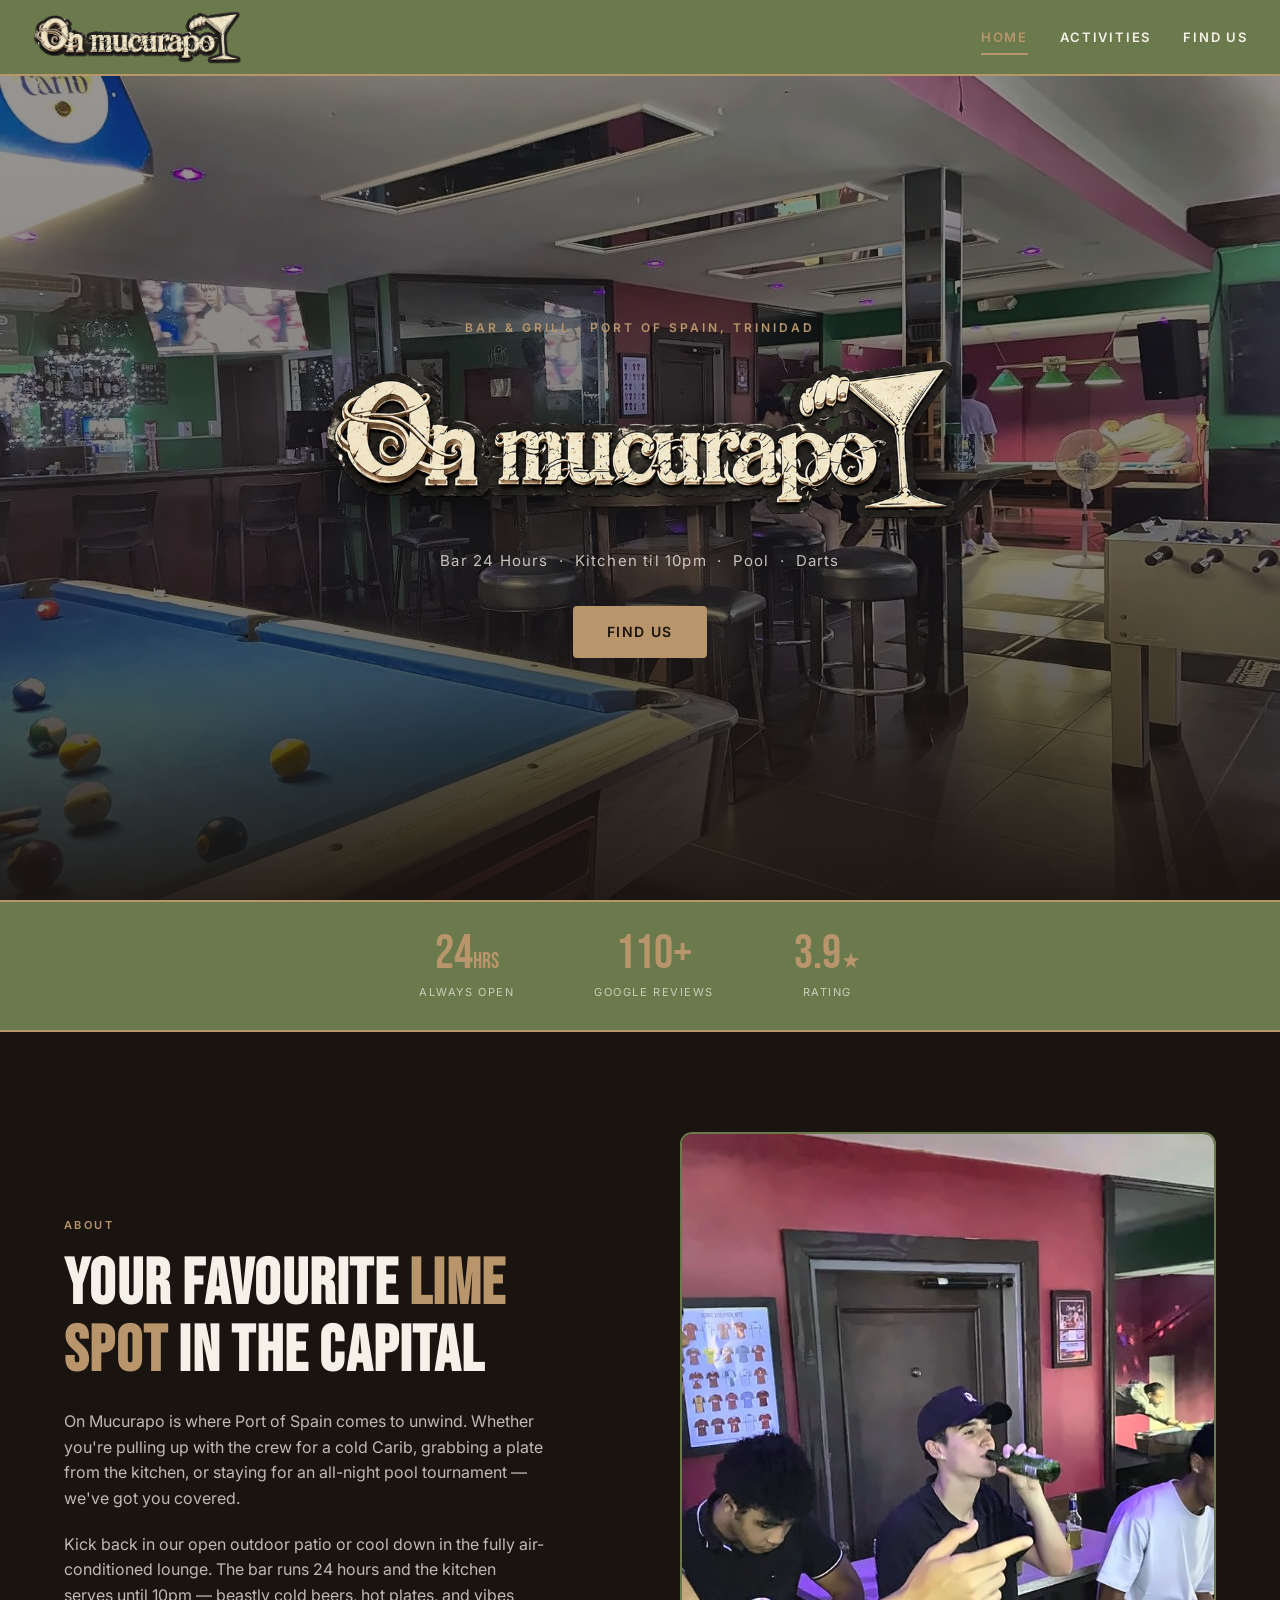
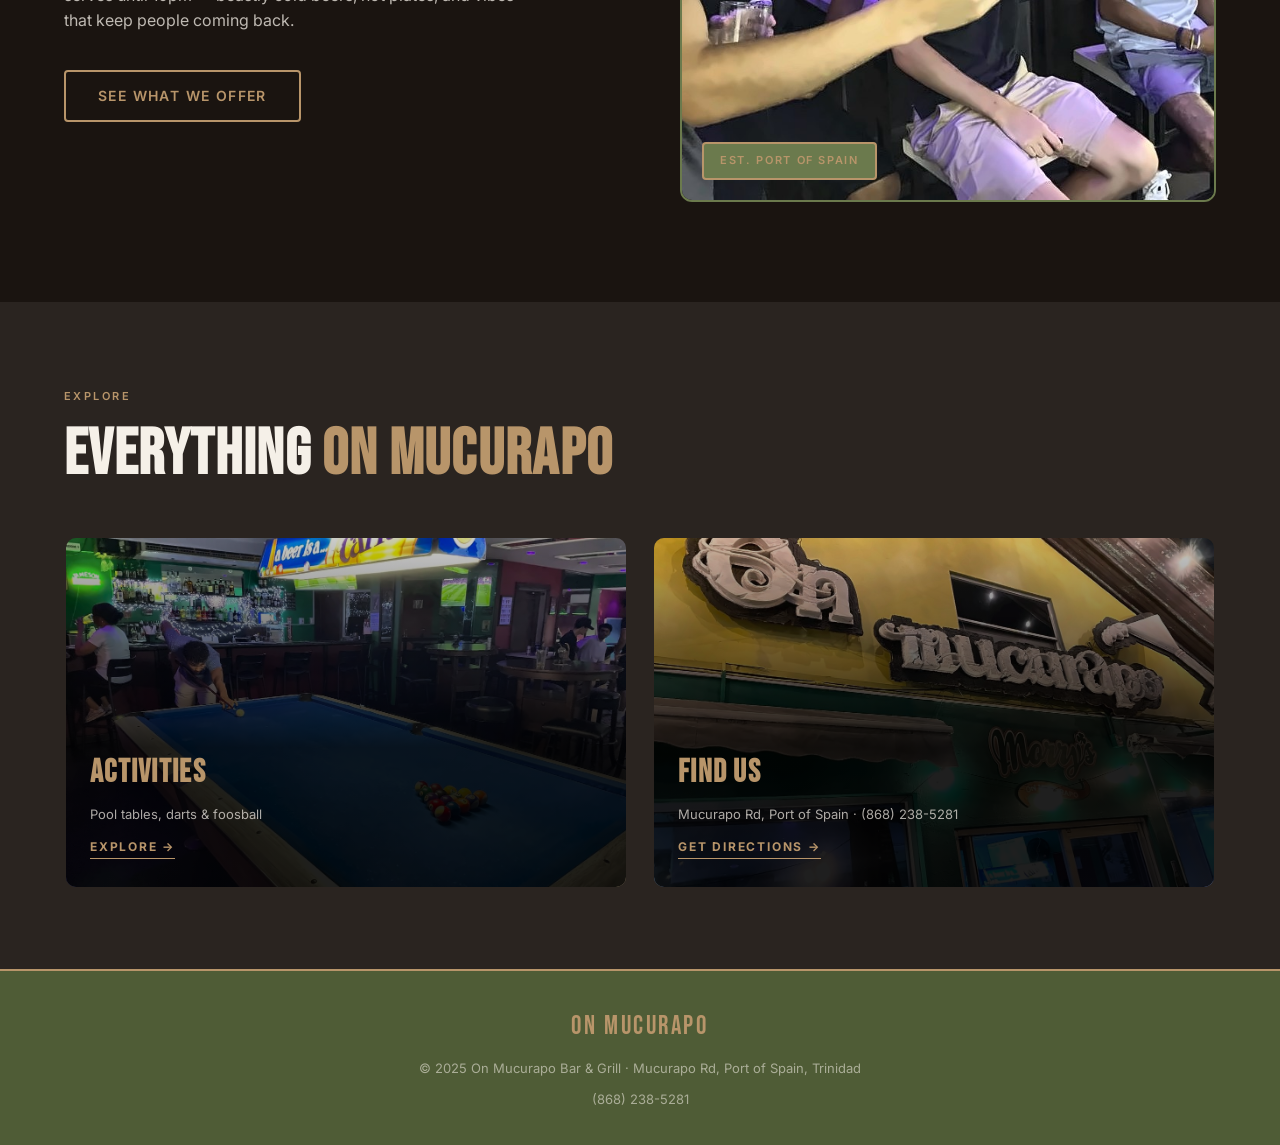
<file: index.html>
<!DOCTYPE html>
<html lang="en">
<head>
  <meta charset="UTF-8" />
  <meta name="viewport" content="width=device-width, initial-scale=1.0, viewport-fit=cover" />
  <meta name="theme-color" content="#6B7A4D" />
  <title>On Mucurapo — Bar & Grill · Port of Spain</title>
  <meta name="description" content="On Mucurapo Bar & Grill on Mucurapo Rd, Port of Spain. Bar open 24 hours, restaurant til 10pm. Pool, darts, and foosball." />
  <link rel="icon" type="image/png" href="assets/Newest_logo-removebg-preview.png" />
  <link rel="preload" as="image" href="assets/Newest_logo-removebg-preview.png" />
  <link rel="preload" as="video" href="assets/On%20mucurapo%20video.mp4" type="video/mp4" />
  <link rel="preconnect" href="https://fonts.googleapis.com" />
  <link rel="preconnect" href="https://fonts.gstatic.com" crossorigin />
  <link href="https://fonts.googleapis.com/css2?family=Bebas+Neue&family=Inter:wght@400;600&display=swap" rel="stylesheet" />
  <link rel="stylesheet" href="style.css" />
</head>
<body>

  <!-- NAVBAR -->
  <nav class="navbar">
    <a href="index.html" class="nav-logo">
      <img src="assets/Newest_logo-removebg-preview.png" alt="On Mucurapo" class="nav-logo-img" />
    </a>
    <button class="nav-toggle" id="navToggle" aria-label="Toggle menu">
      <span></span><span></span><span></span>
    </button>
    <ul class="nav-links" id="navLinks">
      <li><a href="index.html" class="active">Home</a></li>
      <li><a href="activities.html">Activities</a></li>
      <li><a href="contact.html">Find Us</a></li>
    </ul>
  </nav>

  <!-- HERO -->
  <section class="hero">
    <video class="hero-video" autoplay muted loop playsinline webkit-playsinline preload="auto" poster="assets/07_pool_lounge_wide_edited.jpg">
      <source src="assets/On%20mucurapo%20video.mp4" type="video/mp4" />
    </video>
    <div class="hero-overlay"></div>
    <div class="hero-content">
      <p class="hero-tag">Bar &amp; Grill · Port of Spain, Trinidad</p>
      <h1 class="hero-title-sr">On Mucurapo</h1>
      <img class="hero-logo" src="assets/Newest_logo-removebg-preview.png" alt="On Mucurapo" />
      <p class="hero-sub">Bar 24 Hours &nbsp;·&nbsp; Kitchen til 10pm &nbsp;·&nbsp; Pool &nbsp;·&nbsp; Darts</p>
      <a href="contact.html" class="btn btn-primary">Find Us</a>
    </div>
  </section>

  <!-- STATS BAR -->
  <div class="stats-bar">
    <div class="container">
      <div class="stat">
        <span class="stat-num">24<small>hrs</small></span>
        <span class="stat-label">Always Open</span>
      </div>
      <div class="stat">
        <span class="stat-num">110+</span>
        <span class="stat-label">Google Reviews</span>
      </div>
      <div class="stat">
        <span class="stat-num">3.9<small>★</small></span>
        <span class="stat-label">Rating</span>
      </div>
    </div>
  </div>

  <!-- ABOUT -->
  <section class="section" id="about">
    <div class="container about-grid">
      <div class="about-text">
        <span class="section-label">About</span>
        <h2>Your favourite <span class="accent">lime spot</span> in the capital</h2>
        <p>On Mucurapo is where Port of Spain comes to unwind. Whether you're pulling up with the crew for a cold Carib, grabbing a plate from the kitchen, or staying for an all-night pool tournament — we've got you covered.</p>
        <p>Kick back in our open outdoor patio or cool down in the fully air-conditioned lounge. The bar runs 24 hours and the kitchen serves until 10pm — beastly cold beers, hot plates, and vibes that keep people coming back.</p>
        <a href="activities.html" class="btn btn-outline" style="margin-top:16px;">See What We Offer</a>
      </div>
      <div class="about-image">
        <img src="assets/02_lounge_group_edited.jpg" alt="Guests enjoying On Mucurapo lounge" loading="lazy" />
        <div class="about-image-badge">Est. Port of Spain</div>
      </div>
    </div>
  </section>

  <!-- PAGE LINK CARDS -->
  <section class="page-links">
    <div class="container">
      <span class="section-label">Explore</span>
      <h2>Everything <span class="accent">On Mucurapo</span></h2>
      <div class="page-links-grid">
        <a href="activities.html" class="page-link-card">
          <div class="page-link-card-bg" style="background-image: url('assets/08_pool_table_bar_edited.jpg')"></div>
          <div class="page-link-card-overlay"></div>
          <div class="page-link-card-content">
            <h3>Activities</h3>
            <p>Pool tables, darts & foosball</p>
            <span class="page-link-arrow">Explore →</span>
          </div>
        </a>
        <a href="contact.html" class="page-link-card">
          <div class="page-link-card-bg" style="background-image: url('assets/05_exterior_sign_edited.jpg')"></div>
          <div class="page-link-card-overlay"></div>
          <div class="page-link-card-content">
            <h3>Find Us</h3>
            <p>Mucurapo Rd, Port of Spain · (868) 238-5281</p>
            <span class="page-link-arrow">Get Directions →</span>
          </div>
        </a>
      </div>
    </div>
  </section>

  <!-- FOOTER -->
  <footer class="footer">
    <div class="container footer-inner">
      <span class="footer-logo">ON MUCURAPO</span>
      <p class="footer-copy">© 2025 On Mucurapo Bar &amp; Grill · Mucurapo Rd, Port of Spain, Trinidad</p>
      <p class="footer-phone"><a href="tel:+18682385281">(868) 238-5281</a></p>
    </div>
  </footer>

  <script src="script.js"></script>
</body>
</html>
</file>
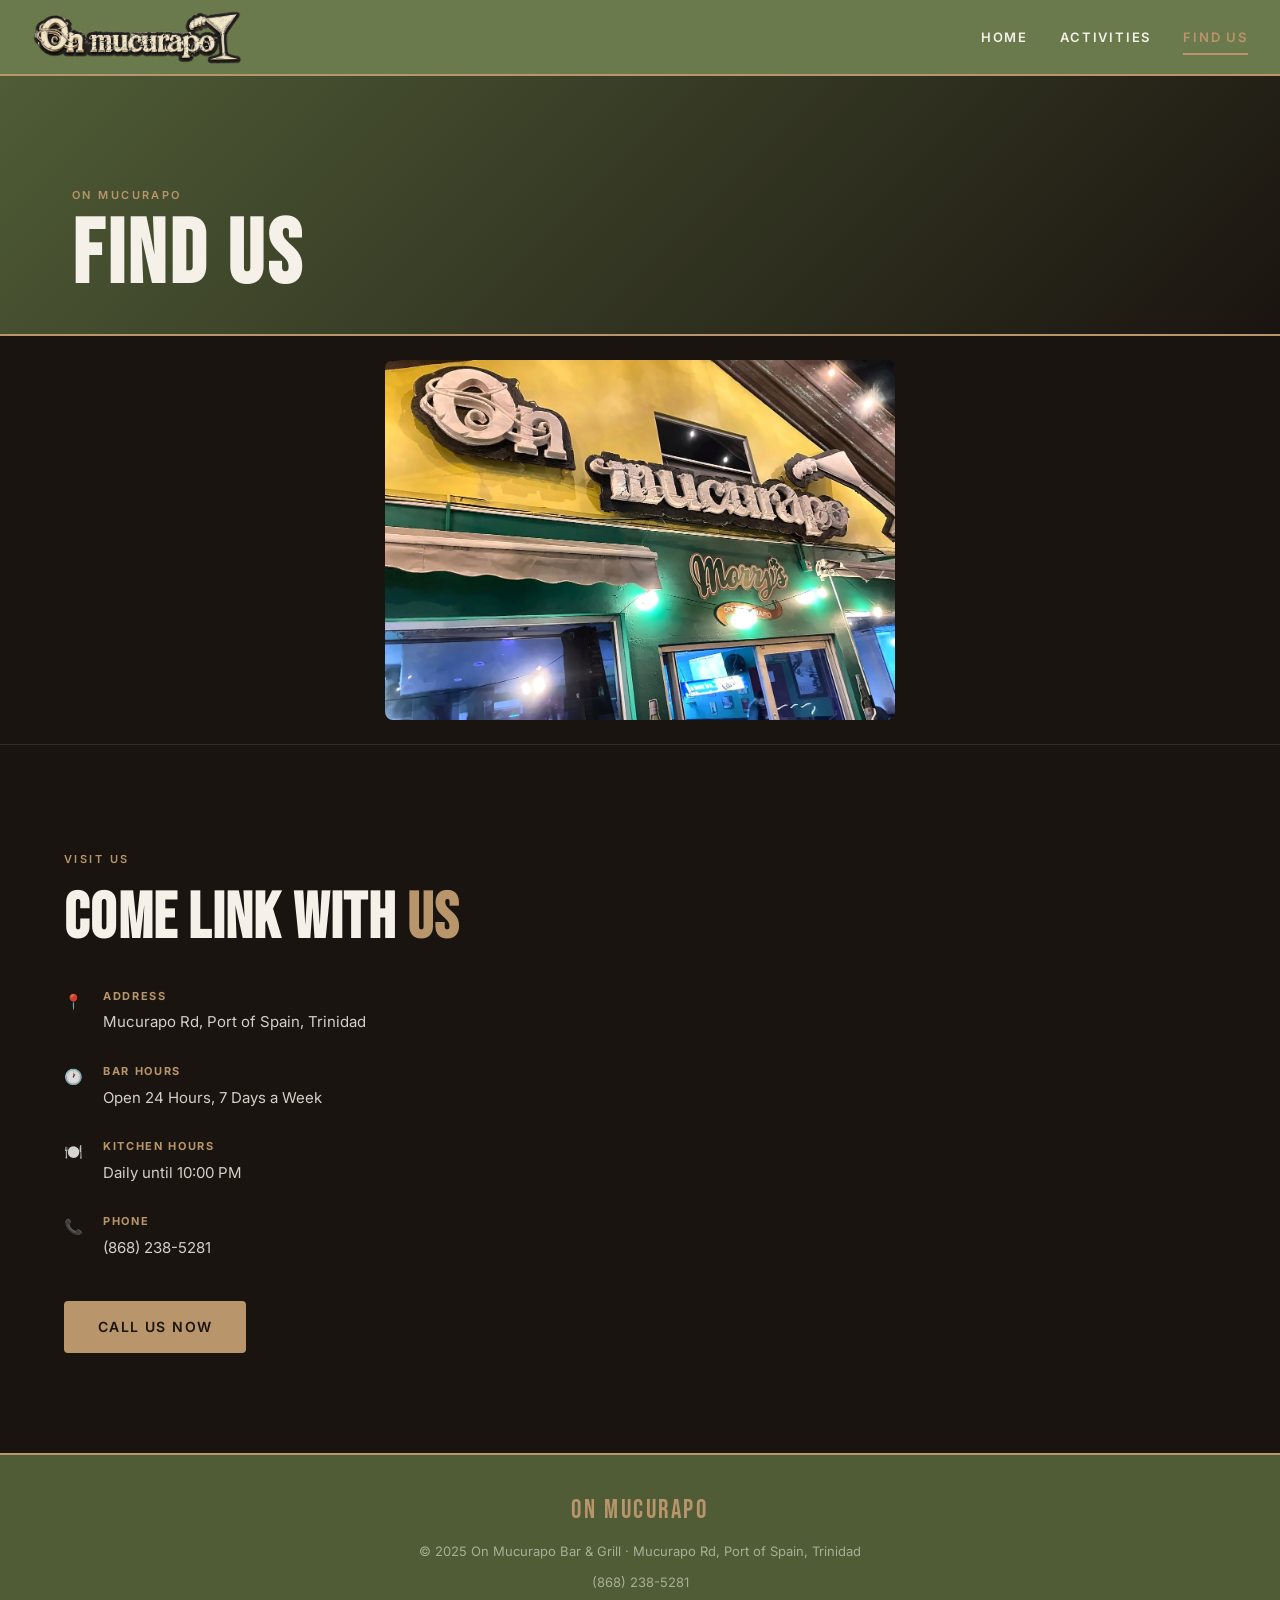
<file: contact.html>
<!DOCTYPE html>
<html lang="en">
<head>
  <meta charset="UTF-8" />
  <meta name="viewport" content="width=device-width, initial-scale=1.0, viewport-fit=cover" />
  <meta name="theme-color" content="#6B7A4D" />
  <title>Find Us — On Mucurapo Bar & Grill</title>
  <meta name="description" content="Find On Mucurapo Bar & Grill on Mucurapo Rd, Port of Spain. Bar 24 hours, kitchen til 10pm. Call (868) 238-5281." />
  <link rel="icon" type="image/png" href="assets/Newest_logo-removebg-preview.png" />
  <link rel="preconnect" href="https://fonts.googleapis.com" />
  <link rel="preconnect" href="https://fonts.gstatic.com" crossorigin />
  <link href="https://fonts.googleapis.com/css2?family=Bebas+Neue&family=Inter:wght@400;600&display=swap" rel="stylesheet" />
  <link rel="stylesheet" href="style.css" />
</head>
<body>

  <!-- NAVBAR -->
  <nav class="navbar">
    <a href="index.html" class="nav-logo">
      <img src="assets/Newest_logo-removebg-preview.png" alt="On Mucurapo" class="nav-logo-img" />
    </a>
    <button class="nav-toggle" id="navToggle" aria-label="Toggle menu">
      <span></span><span></span><span></span>
    </button>
    <ul class="nav-links" id="navLinks">
      <li><a href="index.html">Home</a></li>
      <li><a href="activities.html">Activities</a></li>
      <li><a href="contact.html" class="active">Find Us</a></li>
    </ul>
  </nav>

  <!-- PAGE BANNER -->
  <div class="page-banner page-banner--solid">
    <div class="page-banner-content">
      <span class="section-label">On Mucurapo</span>
      <h1>Find Us</h1>
    </div>
  </div>

  <!-- EXTERIOR PHOTO -->
  <section class="exterior-feature">
    <img src="assets/05_exterior_sign_edited.jpg" alt="On Mucurapo bar exterior on Mucurapo Road" />
  </section>

  <!-- CONTACT -->
  <section class="section">
    <div class="container contact-grid">
      <div class="contact-info">
        <span class="section-label">Visit Us</span>
        <h2>Come link with <span class="accent">us</span></h2>
        <ul class="contact-list">
          <li>
            <span class="contact-icon">📍</span>
            <div>
              <strong>Address</strong>
              <span>Mucurapo Rd, Port of Spain, Trinidad</span>
            </div>
          </li>
          <li>
            <span class="contact-icon">🕐</span>
            <div>
              <strong>Bar Hours</strong>
              <span>Open 24 Hours, 7 Days a Week</span>
            </div>
          </li>
          <li>
            <span class="contact-icon">🍽️</span>
            <div>
              <strong>Kitchen Hours</strong>
              <span>Daily until 10:00 PM</span>
            </div>
          </li>
          <li>
            <span class="contact-icon">📞</span>
            <div>
              <strong>Phone</strong>
              <a href="tel:+18682385281">(868) 238-5281</a>
            </div>
          </li>
        </ul>
        <a href="tel:+18682385281" class="btn btn-primary">Call Us Now</a>
      </div>
      <div class="contact-map">
        <iframe
          title="On Mucurapo location map"
          src="https://www.google.com/maps?q=On+Mucurapo+Bar+Mucurapo+Road+Port+of+Spain+Trinidad&output=embed"
          width="100%" height="450" style="border:0;" allowfullscreen="" loading="lazy"
          referrerpolicy="no-referrer-when-downgrade">
        </iframe>
      </div>
    </div>
  </section>

  <!-- FOOTER -->
  <footer class="footer">
    <div class="container footer-inner">
      <span class="footer-logo">ON MUCURAPO</span>
      <p class="footer-copy">© 2025 On Mucurapo Bar &amp; Grill · Mucurapo Rd, Port of Spain, Trinidad</p>
      <p class="footer-phone"><a href="tel:+18682385281">(868) 238-5281</a></p>
    </div>
  </footer>

  <script src="script.js"></script>
</body>
</html>
</file>
<file: style.css>
/* ── RESET & BASE ─────────────────────────────────────────── */
*, *::before, *::after { box-sizing: border-box; margin: 0; padding: 0; }

:root {
  --brass:  #B8956A;
  --brass2: #8E6F4A;
  --olive:  #6B7A4D;
  --olive2: #4F5C36;
  --tan:    #D4C5B9;
  --dark:   #1A1410;
  --card:   #2A2420;
  --card2:  #332B26;
  --border: rgba(184,149,106,0.18);
  --cream:  #F5F0E8;
  --muted:  #9A8B7E;
  --font-display: 'Bebas Neue', sans-serif;
  --font-body:    'Inter', sans-serif;
  --radius: 12px;
  --transition: 0.3s ease;
}

html { scroll-behavior: smooth; }

body {
  background: var(--dark);
  color: var(--cream);
  font-family: var(--font-body);
  font-size: 16px;
  line-height: 1.6;
  overflow-x: hidden;
  -webkit-font-smoothing: antialiased;
  -webkit-tap-highlight-color: transparent;
  /* Page fade-in */
  opacity: 0;
  animation: pageFadeIn 0.4s ease forwards;
}
body.fade-out { opacity: 0; transition: opacity 0.25s ease; }

@keyframes pageFadeIn {
  from { opacity: 0; }
  to   { opacity: 1; }
}

img { display: block; width: 100%; height: 100%; object-fit: cover; }
a  { color: inherit; text-decoration: none; }
ul { list-style: none; }
button { font-family: inherit; }

.container {
  max-width: 1200px;
  margin: 0 auto;
  padding: 0 24px;
}

.section { padding: clamp(60px, 9vw, 100px) 0; }

.accent { color: var(--brass); }

.section-label {
  display: inline-block;
  font-family: var(--font-body);
  font-size: 11px;
  font-weight: 600;
  letter-spacing: 0.22em;
  text-transform: uppercase;
  color: var(--brass);
  margin-bottom: 16px;
}

h2 {
  font-family: var(--font-display);
  font-size: clamp(2.2rem, 5vw, 4rem);
  line-height: 1.05;
  letter-spacing: 0.02em;
  margin-bottom: 24px;
}

/* ── BUTTONS ──────────────────────────────────────────────── */
.btn {
  display: inline-block;
  padding: 14px 32px;
  min-height: 48px;
  border-radius: 4px;
  font-family: var(--font-body);
  font-size: 14px;
  font-weight: 600;
  letter-spacing: 0.1em;
  text-transform: uppercase;
  cursor: pointer;
  transition: var(--transition);
  border: 2px solid transparent;
  text-align: center;
  line-height: 20px;
}

.btn-primary {
  background: var(--brass);
  color: var(--dark);
  border-color: var(--brass);
}
.btn-primary:hover {
  background: transparent;
  color: var(--brass);
}

.btn-outline {
  background: transparent;
  color: var(--brass);
  border-color: var(--brass);
}
.btn-outline:hover {
  background: var(--brass);
  color: var(--dark);
}

.btn-yellow {
  background: #F5C700;
  color: #1B6B3A;
  border-color: #F5C700;
  font-weight: 700;
}
.btn-yellow:hover {
  background: transparent;
  color: #F5C700;
  border-color: #F5C700;
}

/* ── NAVBAR ───────────────────────────────────────────────── */
.navbar {
  position: sticky;
  top: 0;
  z-index: 100;
  display: flex;
  align-items: center;
  justify-content: space-between;
  padding: 0 32px;
  height: 76px;
  background: var(--olive);
  border-bottom: 2px solid var(--brass);
}

.nav-logo {
  display: flex;
  align-items: center;
  height: 60px;
  flex-shrink: 0;
}

.nav-logo-img {
  height: 56px;
  width: auto;
  object-fit: contain;
  display: block;
  background: transparent;
  border: 0;
  outline: 0;
}

.nav-logo-text {
  font-family: var(--font-display);
  font-size: 1.7rem;
  letter-spacing: 0.08em;
  color: var(--brass);
  text-shadow: 0 2px 6px rgba(0,0,0,0.5);
}

.nav-links {
  display: flex;
  gap: 32px;
  align-items: center;
}

.nav-links a {
  font-size: 13px;
  font-weight: 600;
  letter-spacing: 0.14em;
  text-transform: uppercase;
  color: var(--cream);
  transition: color var(--transition);
  padding: 8px 0;
  border-bottom: 2px solid transparent;
}
.nav-links a:hover,
.nav-links a.active {
  color: var(--brass);
  border-bottom-color: var(--brass);
}

.nav-toggle {
  display: none;
  flex-direction: column;
  gap: 5px;
  background: none;
  border: none;
  cursor: pointer;
  padding: 10px;
  z-index: 101;
}
.nav-toggle span {
  display: block;
  width: 26px;
  height: 2px;
  background: var(--cream);
  transition: var(--transition);
  transform-origin: center;
}
.nav-toggle.open span:nth-child(1) { transform: translateY(7px) rotate(45deg); }
.nav-toggle.open span:nth-child(2) { opacity: 0; }
.nav-toggle.open span:nth-child(3) { transform: translateY(-7px) rotate(-45deg); }

/* ── PAGE BANNER (inner pages) ────────────────────────────── */
.page-banner {
  position: relative;
  height: clamp(220px, 36vw, 380px);
  display: flex;
  align-items: flex-end;
  overflow: hidden;
  background: var(--dark);
}

.page-banner-bg {
  position: absolute;
  inset: 0;
  background-size: cover;
  background-position: center;
  filter: brightness(0.4);
}

/* Solid variant: clean dark banner, no image — used on Find Us */
.page-banner--solid {
  height: clamp(180px, 26vw, 260px);
  background: linear-gradient(135deg, var(--olive2) 0%, var(--dark) 100%);
  border-bottom: 2px solid var(--brass);
}

/* Exterior feature: small but full image, no cropping */
.exterior-feature {
  width: 100%;
  background: var(--dark);
  border-bottom: 1px solid var(--border);
  display: flex;
  justify-content: center;
  padding: 24px 16px;
}
.exterior-feature img {
  width: auto;
  max-width: 100%;
  height: auto;
  max-height: 360px;
  object-fit: contain;
  display: block;
  border-radius: 8px;
}

@media (max-width: 768px) {
  .exterior-feature img {
    max-height: 240px;
  }
}

.page-banner-content {
  position: relative;
  z-index: 1;
  padding: 32px 32px;
  width: 100%;
  max-width: 1200px;
  margin: 0 auto;
}

.page-banner-content h1 {
  font-family: var(--font-display);
  font-size: clamp(2.8rem, 7vw, 6rem);
  letter-spacing: 0.04em;
  color: var(--cream);
  line-height: 1;
}

.page-banner-content .section-label {
  margin-bottom: 8px;
}

/* ── HERO (home only) ─────────────────────────────────────── */
.hero {
  position: relative;
  height: calc(100vh - 76px);
  min-height: 500px;
  display: flex;
  align-items: center;
  justify-content: center;
  text-align: center;
  overflow: hidden;
  background: var(--dark);
}

.hero-video {
  position: absolute;
  inset: 0;
  width: 100%;
  height: 100%;
  object-fit: cover;
  z-index: 0;
}

.hero-overlay {
  position: absolute;
  inset: 0;
  background: linear-gradient(
    to bottom,
    rgba(26,20,16,0.45) 0%,
    rgba(26,20,16,0.55) 60%,
    rgba(26,20,16,0.95) 100%
  );
  z-index: 1;
}

.hero-content {
  position: relative;
  z-index: 2;
  max-width: 800px;
  padding: 0 24px;
}

.hero-tag {
  font-size: clamp(10px, 2vw, 12px);
  font-weight: 600;
  letter-spacing: 0.25em;
  text-transform: uppercase;
  color: var(--brass);
  margin-bottom: 16px;
}

.hero-title-sr {
  position: absolute;
  width: 1px;
  height: 1px;
  padding: 0;
  margin: -1px;
  overflow: hidden;
  clip: rect(0, 0, 0, 0);
  white-space: nowrap;
  border: 0;
}

.hero-logo {
  display: block;
  width: auto;
  height: auto;
  max-width: clamp(280px, 65vw, 640px);
  margin: 0 auto 24px;
  filter: drop-shadow(0 6px 24px rgba(0,0,0,0.6));
}

.hero-sub {
  font-size: clamp(13px, 2vw, 15px);
  color: rgba(245,240,232,0.78);
  letter-spacing: 0.08em;
  margin-bottom: 32px;
  line-height: 1.7;
}

/* ── HOME: STATS BAR ──────────────────────────────────────── */
.stats-bar {
  background: var(--olive);
  border-top: 2px solid var(--brass);
  border-bottom: 2px solid var(--brass);
  padding: 28px 0;
}

.stats-bar .container {
  display: flex;
  justify-content: center;
  gap: clamp(20px, 8vw, 80px);
  flex-wrap: wrap;
}

.stat { text-align: center; }

.stat-num {
  display: block;
  font-family: var(--font-display);
  font-size: clamp(2rem, 5vw, 3rem);
  color: var(--brass);
  line-height: 1;
}
.stat-num small { font-size: 1.4rem; }

.stat-label {
  display: block;
  font-size: 11px;
  letter-spacing: 0.14em;
  text-transform: uppercase;
  color: rgba(245,240,232,0.7);
  margin-top: 6px;
}

/* ── ABOUT ────────────────────────────────────────────────── */
.about-grid {
  display: grid;
  grid-template-columns: 1fr 1fr;
  gap: clamp(40px, 8vw, 80px);
  align-items: center;
}

.about-text p {
  color: rgba(245,240,232,0.75);
  margin-bottom: 20px;
  max-width: 480px;
}

.about-image {
  position: relative;
  aspect-ratio: 4/5;
  border-radius: var(--radius);
  overflow: hidden;
  border: 2px solid var(--olive);
}

.about-image-badge {
  position: absolute;
  bottom: 20px;
  left: 20px;
  background: var(--olive);
  border: 2px solid var(--brass);
  color: var(--brass);
  font-size: 11px;
  font-weight: 600;
  letter-spacing: 0.15em;
  text-transform: uppercase;
  padding: 8px 16px;
  border-radius: 4px;
  z-index: 2;
}

/* ── HOME: PAGE LINK CARDS ────────────────────────────────── */
.page-links { background: var(--card); padding: clamp(60px, 9vw, 80px) 0; }

.page-links h2 { margin-bottom: 48px; }

.page-links-grid {
  display: grid;
  grid-template-columns: repeat(2, 1fr);
  gap: 24px;
}

.page-link-card {
  display: block;
  position: relative;
  aspect-ratio: 16/10;
  border-radius: var(--radius);
  overflow: hidden;
  border: 2px solid transparent;
  transition: border-color var(--transition), transform var(--transition);
}
.page-link-card:hover {
  border-color: var(--brass);
  transform: translateY(-6px);
}

.page-link-card-bg {
  position: absolute;
  inset: 0;
  background-size: cover;
  background-position: center;
  transition: transform 0.5s ease;
}
.page-link-card:hover .page-link-card-bg {
  transform: scale(1.06);
}

.page-link-card-overlay {
  position: absolute;
  inset: 0;
  background: linear-gradient(to top, rgba(0,0,0,0.88) 40%, rgba(0,0,0,0.2) 100%);
}

.page-link-card-content {
  position: absolute;
  bottom: 0;
  left: 0;
  right: 0;
  padding: 28px 24px;
  z-index: 1;
}

.page-link-card-content h3 {
  font-family: var(--font-display);
  font-size: 2rem;
  letter-spacing: 0.04em;
  color: var(--brass);
  margin-bottom: 6px;
}

.page-link-card-content p {
  font-size: 13px;
  color: rgba(245,240,232,0.7);
}

.page-link-arrow {
  display: inline-block;
  margin-top: 12px;
  font-size: 12px;
  font-weight: 700;
  letter-spacing: 0.15em;
  text-transform: uppercase;
  color: var(--brass);
  border-bottom: 1px solid var(--brass);
  padding-bottom: 2px;
}

/* ── ACTIVITIES ───────────────────────────────────────────── */
.activities-grid {
  display: grid;
  grid-template-columns: repeat(3, 1fr);
  gap: 24px;
  margin-top: 48px;
}

.activity-card {
  position: relative;
  aspect-ratio: 16/10;
  border-radius: var(--radius);
  overflow: hidden;
  cursor: pointer;
  background-image: var(--img);
  background-size: cover;
  background-position: center;
  transition: transform var(--transition);
  border: 1px solid var(--border);
  -webkit-tap-highlight-color: transparent;
}
.activity-card:hover { transform: translateY(-5px); }
.activity-card:hover .activity-overlay {
  background: linear-gradient(to top, rgba(0,0,0,0.92) 35%, rgba(0,0,0,0.2) 100%);
}
.activity-card:hover .activity-zoom {
  opacity: 1;
}

.activity-overlay {
  position: absolute;
  inset: 0;
  background: linear-gradient(to top, rgba(0,0,0,0.85) 40%, rgba(0,0,0,0.2) 100%);
  transition: background var(--transition);
}

.activity-content {
  position: absolute;
  bottom: 0;
  left: 0;
  right: 0;
  padding: 28px 28px;
  z-index: 1;
}

.activity-icon { font-size: 2rem; margin-bottom: 10px; }

.activity-content h3 {
  font-family: var(--font-display);
  font-size: 2.2rem;
  letter-spacing: 0.04em;
  color: var(--brass);
  margin-bottom: 8px;
}

.activity-content p {
  font-size: 14px;
  color: rgba(245,240,232,0.78);
  line-height: 1.5;
}

.activity-zoom {
  position: absolute;
  top: 16px;
  right: 16px;
  width: 40px;
  height: 40px;
  background: var(--brass);
  color: var(--dark);
  border-radius: 50%;
  display: flex;
  align-items: center;
  justify-content: center;
  font-size: 1.2rem;
  font-weight: 700;
  opacity: 0;
  transition: opacity var(--transition);
  z-index: 2;
}

/* ── BAR FEATURE ──────────────────────────────────────────── */
.bar-feature {
  display: grid;
  grid-template-columns: 1fr 1fr;
  min-height: 500px;
}

.bar-feature-image {
  position: relative;
  background: var(--dark);
  display: flex;
  align-items: center;
  justify-content: center;
  overflow: hidden;
}
.bar-feature-image img {
  width: 100%;
  height: 100%;
  object-fit: contain;
  object-position: center;
  display: block;
}

.bar-feature-content {
  background: var(--olive2);
  display: flex;
  flex-direction: column;
  justify-content: center;
  padding: clamp(48px, 7vw, 80px) clamp(28px, 6vw, 72px);
  border-left: 4px solid var(--brass);
}

.bar-feature-content p {
  color: rgba(245,240,232,0.8);
  margin-bottom: 32px;
  max-width: 420px;
}

/* ── LIGHTBOX ─────────────────────────────────────────────── */
.lightbox {
  position: fixed;
  inset: 0;
  background: rgba(0,0,0,0.95);
  z-index: 999;
  display: flex;
  flex-direction: column;
  align-items: center;
  justify-content: center;
  opacity: 0;
  pointer-events: none;
  transition: opacity 0.3s ease;
  padding: 60px 16px 80px;
}
.lightbox.active { opacity: 1; pointer-events: all; }

.lightbox-img {
  max-width: 92vw;
  max-height: 75vh;
  width: auto;
  height: auto;
  object-fit: contain;
  border-radius: 8px;
  border: 2px solid var(--olive);
  user-select: none;
  -webkit-user-drag: none;
}

.lightbox-title {
  margin-top: 20px;
  font-family: var(--font-display);
  font-size: clamp(1.6rem, 4vw, 2.4rem);
  letter-spacing: 0.06em;
  color: var(--brass);
  text-align: center;
}

.lightbox-counter {
  margin-top: 6px;
  font-size: 12px;
  letter-spacing: 0.2em;
  text-transform: uppercase;
  color: var(--muted);
}

.lightbox-close {
  position: absolute;
  top: 20px;
  right: 24px;
  background: rgba(0,0,0,0.4);
  border: 1px solid var(--border);
  color: var(--cream);
  font-size: 1.8rem;
  cursor: pointer;
  width: 48px;
  height: 48px;
  border-radius: 50%;
  display: flex;
  align-items: center;
  justify-content: center;
  transition: background var(--transition), color var(--transition);
}
.lightbox-close:hover { background: var(--brass); color: var(--dark); }

.lightbox-prev,
.lightbox-next {
  position: absolute;
  top: 50%;
  transform: translateY(-50%);
  background: rgba(107,122,77,0.55);
  border: 1px solid var(--olive);
  color: var(--cream);
  font-size: 1.4rem;
  width: 56px;
  height: 56px;
  display: flex;
  align-items: center;
  justify-content: center;
  cursor: pointer;
  border-radius: 50%;
  transition: background var(--transition), color var(--transition);
}
.lightbox-prev { left: 16px; }
.lightbox-next { right: 16px; }
.lightbox-prev:hover,
.lightbox-next:hover { background: var(--brass); color: var(--dark); }

/* ── CONTACT ──────────────────────────────────────────────── */
.contact-grid {
  display: grid;
  grid-template-columns: 1fr 1fr;
  gap: clamp(40px, 8vw, 80px);
  align-items: start;
}

.contact-info h2 { margin-bottom: 36px; }

.contact-list { margin-bottom: 40px; }

.contact-list li {
  display: flex;
  gap: 20px;
  margin-bottom: 28px;
}

.contact-icon { font-size: 1.4rem; flex-shrink: 0; margin-top: 2px; }

.contact-list strong {
  display: block;
  font-size: 11px;
  letter-spacing: 0.15em;
  text-transform: uppercase;
  color: var(--brass);
  margin-bottom: 4px;
}

.contact-list span,
.contact-list a {
  font-size: 15px;
  color: rgba(245,240,232,0.85);
  word-break: break-word;
}
.contact-list a:hover { color: var(--brass); }

.contact-map iframe {
  border-radius: var(--radius);
  display: block;
  filter: grayscale(40%) contrast(0.95) hue-rotate(20deg);
  width: 100%;
  border: 2px solid var(--olive);
}

/* ── FOOTER ───────────────────────────────────────────────── */
.footer {
  background: var(--olive2);
  border-top: 2px solid var(--brass);
  padding: 36px 24px;
  text-align: center;
}

.footer-inner {
  display: flex;
  flex-direction: column;
  align-items: center;
  gap: 10px;
}

.footer-logo {
  font-family: var(--font-display);
  font-size: 1.6rem;
  letter-spacing: 0.1em;
  color: var(--brass);
}

.footer-copy,
.footer-phone {
  font-size: 13px;
  color: rgba(245,240,232,0.55);
  max-width: 100%;
}

.footer-phone a:hover { color: var(--brass); }

/* ── RESPONSIVE ───────────────────────────────────────────── */
@media (max-width: 1024px) {
  .bar-feature { grid-template-columns: 1fr; }
  .bar-feature-image { min-height: 320px; }
  .activities-grid { grid-template-columns: repeat(2, 1fr); }
}

@media (max-width: 768px) {
  body { font-size: 15px; }

  .navbar { padding: 0 20px; height: 68px; }
  .nav-logo-img { height: 48px; }
  .nav-toggle { display: flex; }

  .nav-links {
    position: fixed;
    inset: 68px 0 0 0;
    background: rgba(79,92,54,0.98);
    backdrop-filter: blur(20px);
    flex-direction: column;
    justify-content: center;
    gap: 36px;
    transform: translateX(100%);
    transition: transform 0.35s ease;
    z-index: 99;
  }
  .nav-links.open { transform: translateX(0); }
  .nav-links a {
    font-size: 18px;
    padding: 12px 20px;
  }

  body.menu-open { overflow: hidden; }

  .hero { height: calc(100vh - 68px); min-height: 480px; }

  .about-grid { grid-template-columns: 1fr; gap: 40px; }

  .page-links-grid { grid-template-columns: 1fr; }

  .activities-grid { grid-template-columns: 1fr; gap: 18px; }
  .activity-card { aspect-ratio: 4/3; }

  .contact-grid { grid-template-columns: 1fr; gap: 36px; }
  .contact-map iframe { height: 320px; }

  .lightbox-prev, .lightbox-next {
    width: 48px;
    height: 48px;
    font-size: 1.2rem;
  }
  .lightbox-prev { left: 8px; }
  .lightbox-next { right: 8px; }
  .lightbox { padding: 50px 8px 60px; }
  .lightbox-img { max-height: 70vh; }
}

@media (max-width: 480px) {
  .container { padding: 0 18px; }
  .hero-content { padding: 0 16px; }
  .stats-bar .container { gap: 24px; }
  .stat-num { font-size: 2rem; }
  .activity-content { padding: 22px 22px; }
  .activity-content h3 { font-size: 1.8rem; }
  .activity-content p { font-size: 13px; }
  .page-banner-content { padding: 28px 20px; }
  .lightbox-title { font-size: 1.4rem; margin-top: 16px; }
}

/* Reduce motion */
@media (prefers-reduced-motion: reduce) {
  *, *::before, *::after {
    animation-duration: 0.01ms !important;
    transition-duration: 0.01ms !important;
  }
}
</file>
